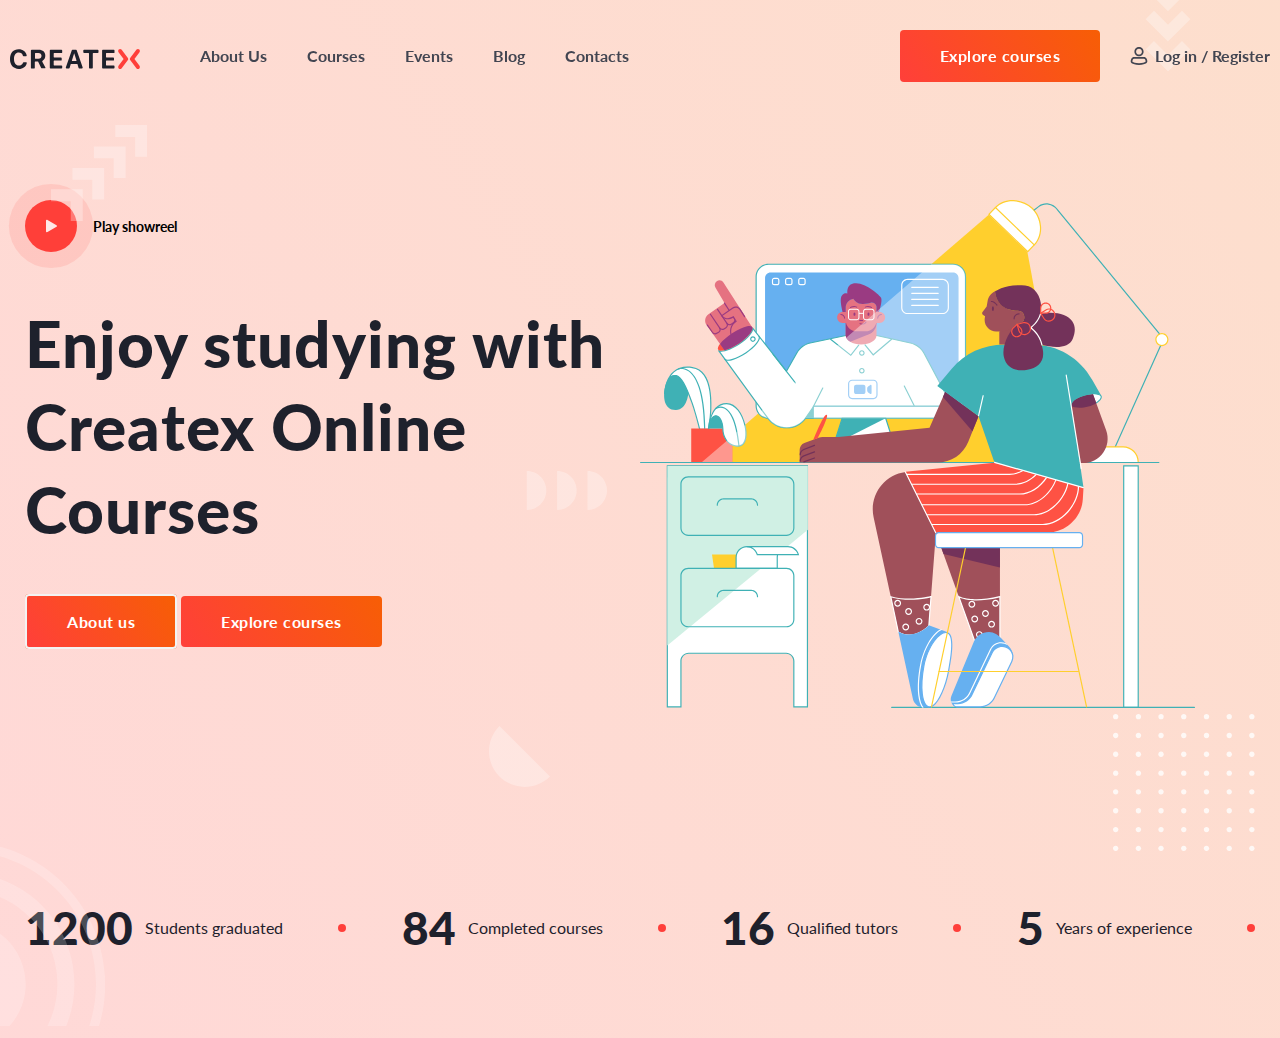
<file: index.html>
<!DOCTYPE html>
<html lang="en">
<head>
   <meta charset="UTF-8">
   <meta http-equiv="X-UA-Compatible" content="IE=edge">
   <meta name="viewport" content="width=device-width, initial-scale=1.0">
   <link rel="stylesheet" href="css/style.css">
   <link rel="stylesheet" href="css/common.css">
   <title>Lesson 15</title>
</head>
<body>
  <div class="wrapper">
     <header class="header">
      <div class="header__container">
        <a href="" class="header__logo"><img src="img/logo.svg" alt="Logo"></a>
        <nav class="header__menu menu">
          <ul class="menu__list">
            <li class="menu__item"><a href="" class="menu__link">About Us</a></li>
            <li class="menu__item"><a href="" class="menu__link">Courses</a></li>
            <li class="menu__item"><a href="" class="menu__link">Events</a></li>
            <li class="menu__item"><a href="" class="menu__link">Blog</a></li>
            <li class="menu__item"><a href="" class="menu__link">Contacts</a></li>
          </ul>
        </nav>
        <div class="header__actions actions-header">
          <a href="" class="actions-header__button button"><span>Explore courses</span></a>
          <a href="" class="actions-header__auth"><span>Log in / Register</span></a>
        </div>
      </div>
     </header>
     <main class="page">
      <section class="page__main main-block">
        <div class="main-block__container">
          <div class="main-block__body body-main">
            <div class="body-main__content">
              <a href="" class="body-main__play">Play showreel</a>
              <div class="body-main__title">Enjoy studying
                with Createx Online Courses</div>
                <div class="body-main__actions">
                  <a href="" class="body-main__actions button button--border">About us</a>
                  <a href="" class="body-main__actions button">Explore courses</a>
                </div>
            </div>
            <div class="body-main__media">
              <img class="body-main__image" src="img/illustration.svg" alt="illustration">
            </div>
          </div>
          <div class="main-block__advantages advantages-main">
            <div class="advantages-main__item item-advantages">
              <div class="item-advantages__value">1200</div>
              <div class="item-advantages__text">Students graduated</div>
            </div>
            <div class="main-advantages__circle"></div>
            <div class="advantages-main__item item-advantages">
              <div class="item-advantages__value">84</div>
              <div class="item-advantages__text">Completed courses</div>
            </div>
            <div class="main-advantages__circle"></div>
            <div class="advantages-main__item item-advantages">
              <div class="item-advantages__value">16</div>
              <div class="item-advantages__text">Qualified tutors</div>
            </div>
            <div class="main-advantages__circle"></div>
            <div class="advantages-main__item item-advantages">
              <div class="item-advantages__value">5</div>
              <div class="item-advantages__text">Years of experience</div>
            </div>
            <div class="main-advantages__circle"></div>
          </div>
        </div>
        <div class="main-block__decor decor-main">
          <div class="decor-main__item decor-main__item--1"></div>
          <div class="decor-main__item decor-main__item--2"></div>
          <div class="decor-main__item decor-main__item--3"></div>
          <div class="decor-main__item decor-main__item--4"></div>
          <div class="decor-main__item decor-main__item--5"></div>
          <div class="decor-main__item decor-main__item--6"></div>
        </div>
      </section>
     </main>
     <footer class="footer"></footer>
  </div>
</body>
</html>
</file>
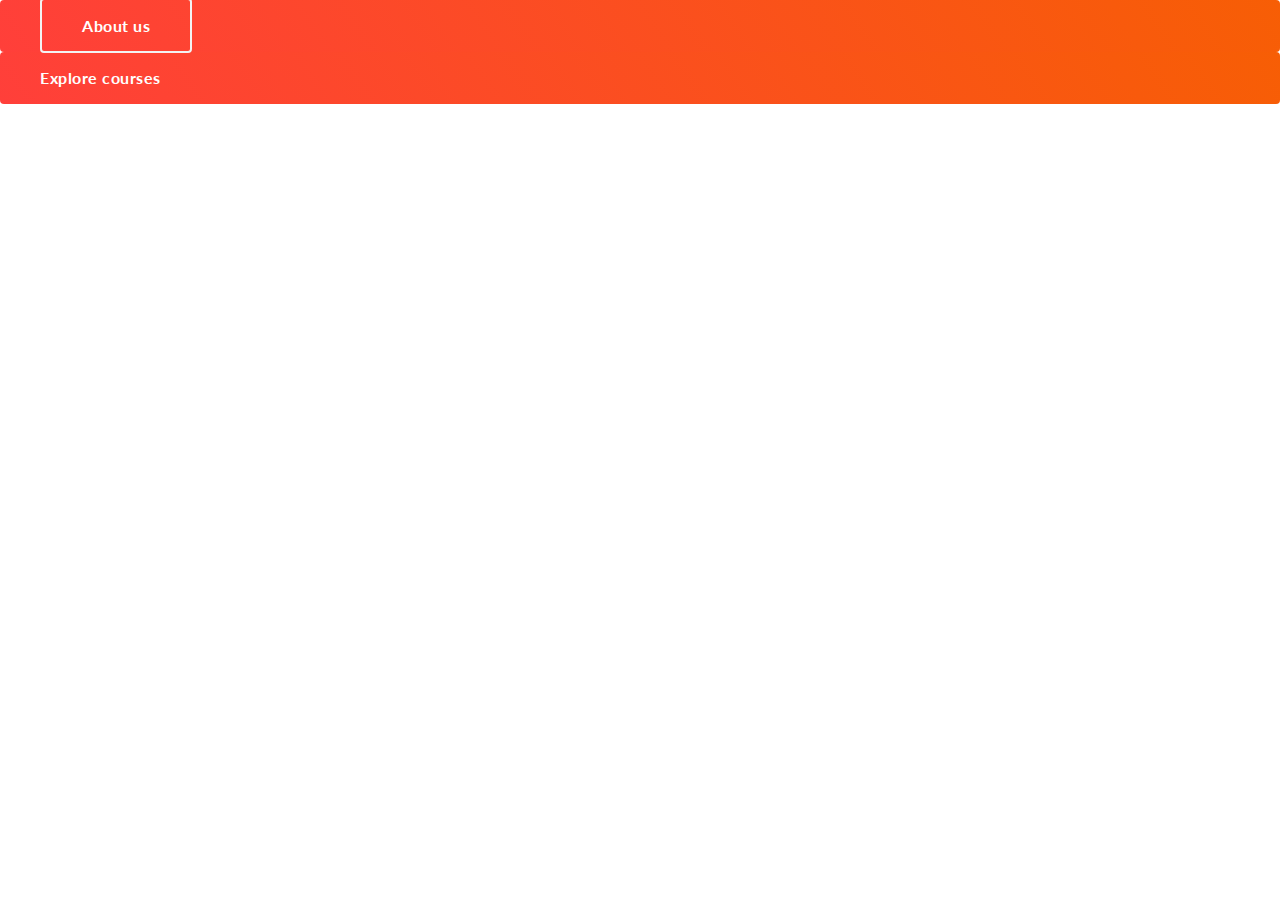
<file: common.html>
<!DOCTYPE html>
<html lang="en">
<head>
   <meta charset="UTF-8">
   <meta http-equiv="X-UA-Compatible" content="IE=edge">
   <meta name="viewport" content="width=device-width, initial-scale=1.0">
   <link rel="stylesheet" href="css/common.css">
   <link rel="stylesheet" href="css/style.css">
   <title>Шаблони</title>
   </head>
<body>
      <header>
         <div class="button"><a href="" class="button--border">About us</a></div>
         <div class="button"><a href="" class="button--gradient">Explore courses</a></div>
      </header>
  </body>
</html>
</file>
<file: css/style.css>
@import url(null.css);
@import url('https://fonts.googleapis.com/css?family=Lato:regular,700,900,&display=swap');
/*=============================================================================================*/

body {
   font-family: 'Lato';
}

.wrapper {
   overflow: hidden;
   min-height: 100%;
   position: relative;
   display: flex;
   flex-direction: column;
}

.wrapper>main {
   flex-grow: 1;
}
 [class*="__container"] {
   max-width: 1260px;
   margin: 0 auto;
   padding: 0 15px;
 }

.header {
   position: fixed;
   top: 0;
   left: 0;
   width: 100%;
   padding: 20px 0;
   z-index: 50;

}
.header__container {
   display: flex;
   gap: 60px;
   padding: 10px 0;
   align-items: baseline;
}
.header__logo {
}
.header__menu {
   flex-grow: 1;
}
.menu {
}
.menu__list {
   display: flex;
   gap: 40px;
}
.menu__item {
   font-weight: 700;
   line-height: 1.6;
   color: #424551;
}

.menu__item:hover {
   text-decoration: underline;
}
.header__actions {
   display: flex;
   align-items: baseline;
   gap: 30px;
}

.actions-header__auth {
   color: #424551;
   font-weight: 700;
   line-height: 1.6;
}

.actions-header__auth::before {
   content: "";
   background: url('../img/icon/register_logo.svg') left no-repeat;
   width: 17px;
   height: 18px;
   padding-right: 25px;
}

.actions-header__auth:hover {
   text-decoration: underline;
}
/*===========MAIN=============*/

.page {
}
.page__main {
   
}
.main-block {
   padding: 200px 0 80px 0;
   background: linear-gradient(55.95deg, hsla(2, 100%, 61%, 0.2) 0%, hsla(22, 96%, 49%, 0.2) 100%);
}
.main-block__container {
}
.main-block__body {
   margin-bottom: 190px;
}
.body-main {
   display: flex;
}

.body-main__content {
  flex: 0 1 50%;
  gap: 180px;
}
.body-main__play {
   font-weight: 700;
   font-size: 14px;
   line-height: 1.5;
   display: inline-flex;
   align-items: center;
   margin: 0 0 50px 0;
   gap: 16px;
}

.body-main__play::before {
   content: "";
   flex: 0 0 52px;
   background: #FF3F3A url('../img/icon/Poly.svg') center no-repeat;
   height: 52px;
   width: 52px;
   padding-right: 30px;
   border-radius: 50%;
}

.body-main__play::after {
   content: "";
   height: 52px;
   width: 52px;
   border-radius: 50%;
   background: #FF3F3A;
   position: absolute;
   opacity: 0.12;
   transform: scale(1.62);
}


.body-main__title {
   font-weight: 900;
   font-size: 64px;
   line-height: 1.3;
   letter-spacing: 1px;
   color: #1E212C;
   margin-bottom: 60px;
}
.body-main__actions {
}
.button {
}
.button--border {
}
.body-main__media {
}
.body-main__image {
   max-width: 100%;
   margin-right: -47px;
}
.main-block__advantages {
   display: flex;
   gap: 20px;
   justify-content: space-between;
   align-items: center;
}
.advantages-main {
}
.advantages-main__item {
}
.item-advantages {
   color: #1E212C;
   display: flex;
   gap: 12px;
   align-items: center;
}
.item-advantages__value {
   font-weight: 900;
   line-height: 1.3;
   font-size: 46px;
}
.item-advantages__text {
   line-height: 1.5;
}
.main-advantages__circle {
   background: #FF3F3A;
   flex: 0 0 8px;
   height: 8px;
   border-radius: 50%;
   align-items: center;
}
.main-block__decor {
}
.decor-main {
   position: absolute;
   top: 0;
   left: 0;
   width: 100%;
   height: 100%;
}
.decor-main__item {
   position: absolute;

}
.decor-main__item--1 {
   background: url('../img/decor/1.svg') 0 0 no-repeat;
   width: 96px;
   height: 96px;
   position: absolute;
   top: 12%;
   left: 4%;
}
.decor-main__item--2 {
   background: url('../img/decor/2.svg') 0 0 no-repeat;
   position: absolute;
   width: 284px;
   height: 284px;
   bottom: -8.5%;
   left: -5.2%;
}
.decor-main__item--3 {
   background: url('../img/decor/3.svg') 0 0 no-repeat;
   position: absolute;
   width: 88px;
   height: 47px;
   top: 45%;
   left: 40.7%;
}
.decor-main__item--4 {
   background: url('../img/decor/4.svg') 0 0 no-repeat;
   position: absolute;
   width: 61px;
   height: 61px;
   bottom: 24.2%;
   left: 38.2%;
}
.decor-main__item--5 {
   background: url('../img/decor/5.svg') 0 0 no-repeat;
   position: absolute;
   width: 187px;
   height: 137px;
   bottom: 18%;
   right: -1.6%;
}
.decor-main__item--6 {
   background: url('../img/decor/1.svg') 0 0 no-repeat;
   width: 96px;
   height: 96px;
   position: absolute;
   top: -4.2%;
   right: 5%;
   transform: rotate(135deg);
}
</file>
<file: css/common.css>
.button {
   font-weight: 700;
   line-height: 1.25;
   padding: 16px 40px;
   color: #FFFFFF;
   border-radius: 4px;
   background: linear-gradient(55.95deg, #FF3F3A 0%, #F75E05 100%);
   letter-spacing: 0.5px;
}
   

.button--border {
   font-weight: 700;
   line-height: 1.25;
   padding: 16px 40px;
   border-radius: 4px;
   color: #ffffff;
   letter-spacing: 0.5px;
   border: solid 2px #f3f3f3;
}
</file>
